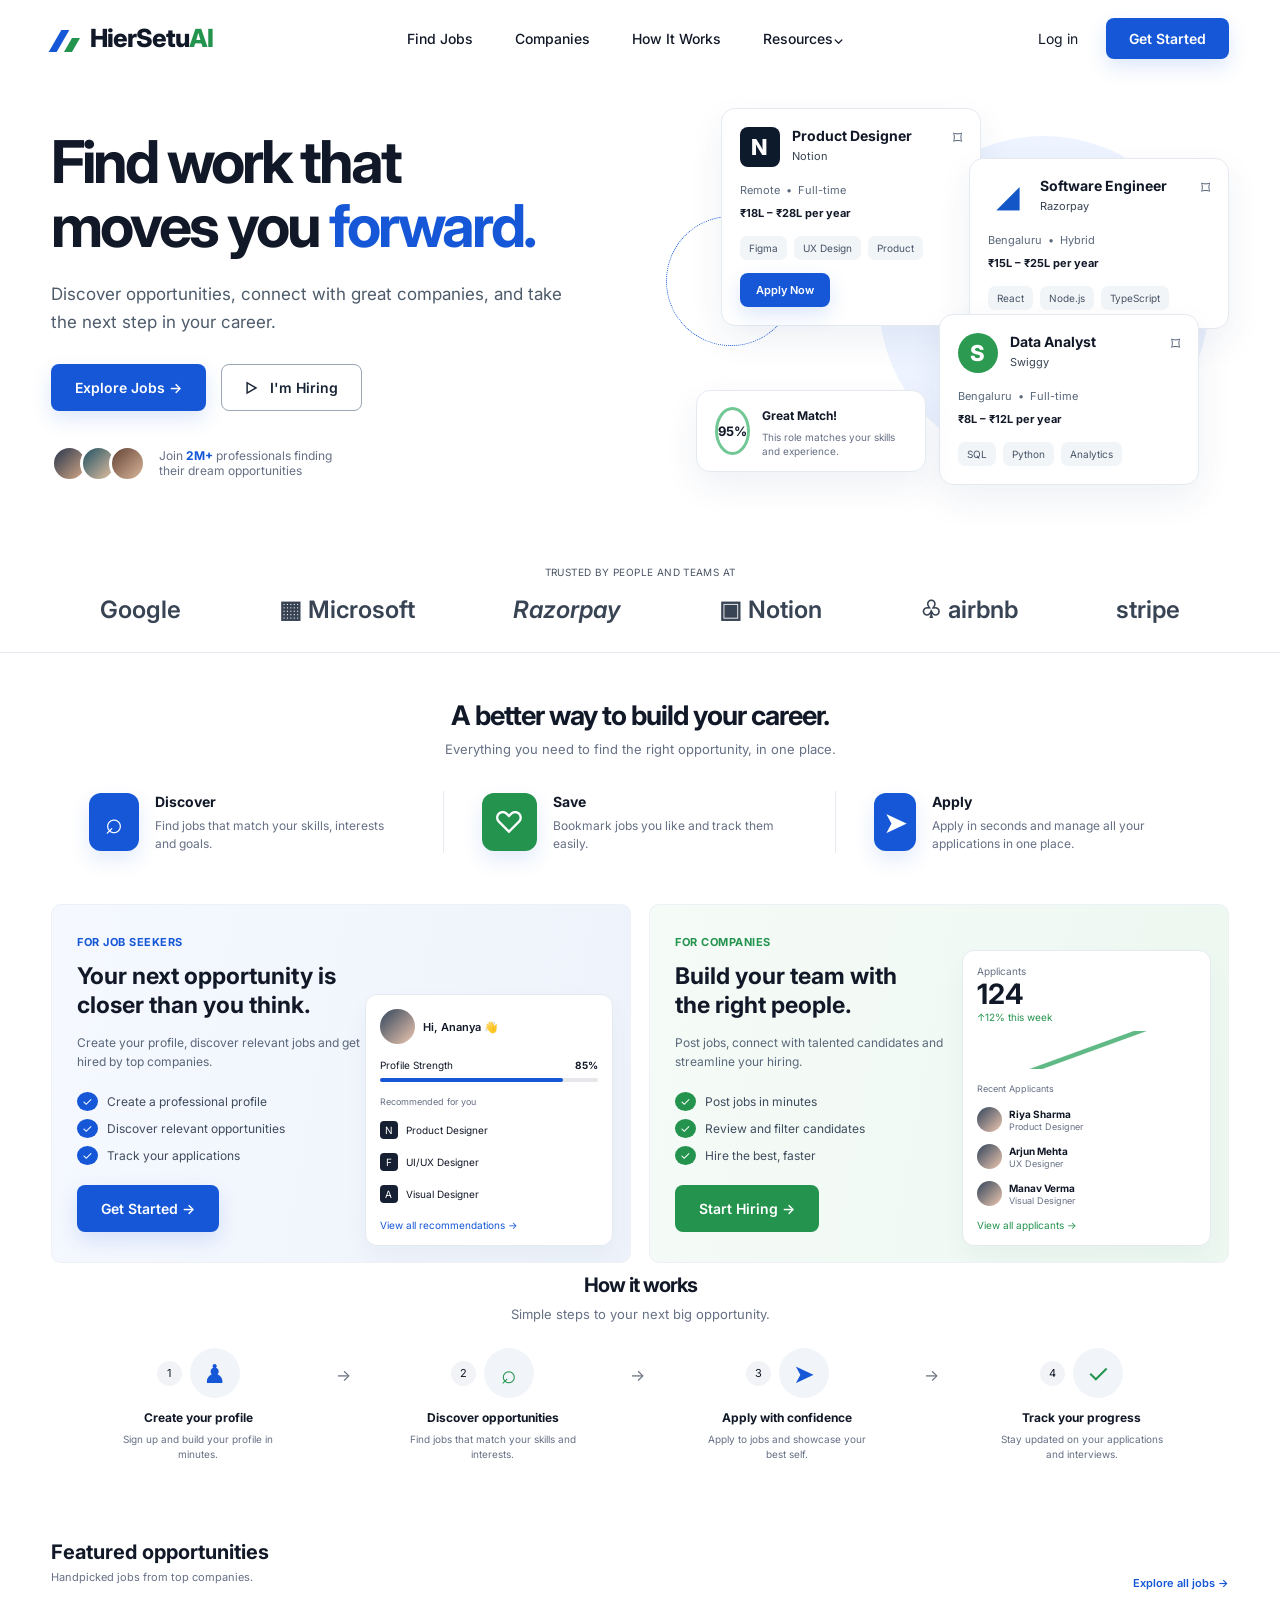
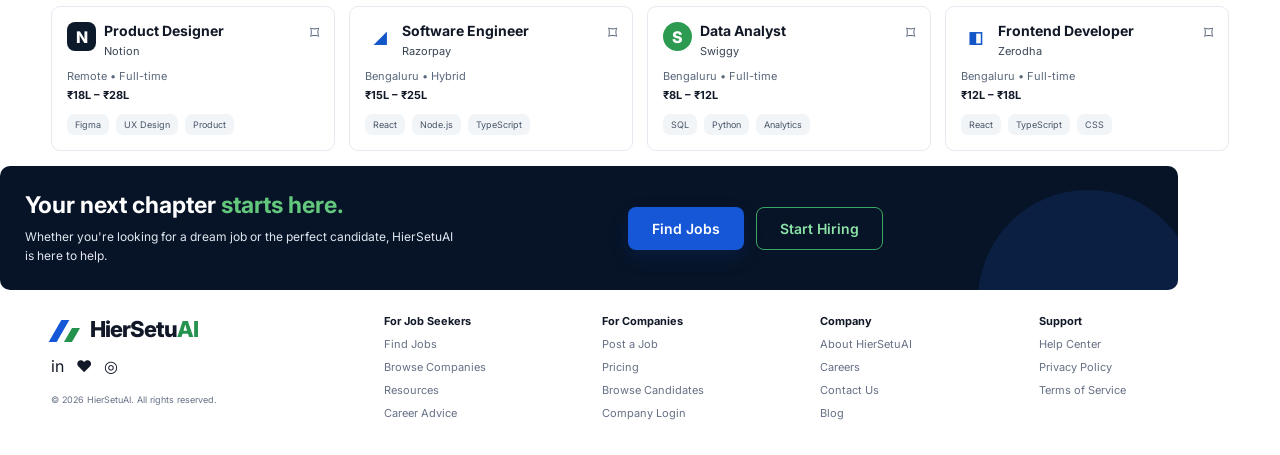
<file: app/templates/index.html>
<!DOCTYPE html>
<html lang="en">
<head>
<meta charset="UTF-8">
<meta name="viewport" content="width=device-width, initial-scale=1.0">
<title>HierSetuAI — Find Work That Moves You Forward</title>
<style>
@import url('https://fonts.googleapis.com/css2?family=Inter:wght@400;500;600;700;800&display=swap');

:root{
  --blue:#1557d6; --blue2:#0d47bd; --green:#24934e; --ink:#111827;
  --muted:#667085; --line:#e7ebf1; --paper:#fff; --soft:#f8fafc;
}
*{box-sizing:border-box}
html{scroll-behavior:smooth}
body{margin:0;font-family:Inter,Arial,sans-serif;color:var(--ink);background:#fff}
a{text-decoration:none;color:inherit}
.container{width:min(1180px,92%);margin:auto}
.btn{display:inline-flex;align-items:center;justify-content:center;gap:10px;padding:14px 23px;border-radius:8px;font-size:14px;font-weight:600;border:1px solid transparent;transition:.25s}
.btn-primary{background:var(--blue);color:#fff;box-shadow:0 8px 20px #1557d625}
.btn-primary:hover{background:var(--blue2);transform:translateY(-2px)}
.btn-outline{background:#fff;border-color:#9aa5b5;color:#182334}
.btn-green{background:var(--green);color:#fff}
.btn-dark{background:#0b1627;color:#fff}
.btn-green-outline{background:transparent;border-color:#39a864;color:#8be3a8}
.small{font-size:12px;color:var(--muted)}

nav{height:76px;display:flex;align-items:center;justify-content:space-between}
.brand{display:flex;align-items:center;gap:10px;font-weight:800;font-size:25px;letter-spacing:-1px}
.brand-mark{width:29px;height:29px;position:relative}
.brand-mark:before,.brand-mark:after{content:"";position:absolute;transform:skew(-30deg)}
.brand-mark:before{width:8px;height:22px;background:var(--blue);left:4px;bottom:1px}
.brand-mark:after{width:8px;height:14px;background:var(--green);right:4px;bottom:1px}
.brand .ai{color:var(--green)}
.nav-links{display:flex;gap:42px;font-size:14px;font-weight:500}
.nav-actions{display:flex;align-items:center;gap:28px;font-size:14px}
.nav-actions .btn{padding:11px 22px}

.hero{min-height:460px;display:grid;grid-template-columns:1.02fr 1fr;gap:40px;align-items:center;position:relative}
.hero h1{font-size:59px;line-height:1.08;letter-spacing:-3px;margin:0 0 22px;max-width:620px}
.hero h1 span{color:var(--blue)}
.hero p{font-size:17px;line-height:1.65;color:#4d5b6b;max-width:520px;margin-bottom:28px}
.hero-buttons{display:flex;gap:15px}
.people{display:flex;align-items:center;gap:13px;margin-top:34px}
.avatars{display:flex}.avatar{width:37px;height:37px;border-radius:50%;border:3px solid white;margin-left:-8px;background:linear-gradient(135deg,#27364c,#d6a987)}
.avatar:first-child{margin-left:0}.avatar:nth-child(2){background:linear-gradient(135deg,#1e5163,#e7c2a2)}.avatar:nth-child(3){background:linear-gradient(135deg,#644235,#d9b79b)}
.people strong{color:var(--blue)}

.hero-art{height:420px;position:relative}
.orb{position:absolute;width:330px;height:330px;border-radius:50%;background:#edf3ff;right:20px;top:40px}
.curve{position:absolute;border:1px dotted var(--blue);width:130px;height:130px;border-radius:50%;left:0;top:120px}
.job-card,.match-card{position:absolute;background:#fff;border:1px solid #e5eaf1;border-radius:14px;box-shadow:0 14px 35px #1f3b6b12}
.job-card{padding:18px;width:260px}
.job-card.main{left:55px;top:12px}
.job-card.right{right:0;top:62px}
.job-card.bottom{right:30px;top:218px}
.card-head{display:flex;gap:12px;align-items:flex-start}
.company-icon{width:40px;height:40px;border-radius:8px;background:#0d1a2c;color:white;display:grid;place-items:center;font-weight:800;font-size:22px}
.company-icon.blue{background:white;color:#1356c7;font-size:28px}.company-icon.green{background:#2c9b51;border-radius:50%}
.card-title{font-size:14px;font-weight:700}.company{font-size:11px;margin-top:5px;color:#384454}
.bookmark{margin-left:auto;color:#59677a;font-size:18px}
.meta{font-size:11px;color:#59677a;margin:16px 0 9px}.salary{font-size:11px;font-weight:700}
.tags{display:flex;gap:7px;margin-top:16px;flex-wrap:wrap}.tag{background:#f2f5f8;padding:6px 9px;border-radius:7px;font-size:10px;color:#475467}
.job-card .apply{margin-top:13px;padding:9px 15px;font-size:11px}
.match-card{left:30px;bottom:44px;padding:13px 18px;width:230px;display:flex;align-items:center;gap:12px}
.circle95{width:48px;height:48px;border-radius:50%;border:3px solid #72c895;display:grid;place-items:center;font-size:13px;font-weight:700}.match-card b{font-size:12px}.match-card span{font-size:10px;color:#667085;display:block;margin-top:6px;line-height:1.4}

.trusted{border-bottom:1px solid var(--line);padding:20px 0 28px;text-align:center}
.trusted p{font-size:10px;color:#4b5565;letter-spacing:.4px}
.logos{display:flex;justify-content:space-around;align-items:center;margin-top:17px;font-size:24px;font-weight:600;color:#384454}.logos span:nth-child(3){font-style:italic}

.section{padding:46px 0}.section-title{text-align:center;font-size:27px;letter-spacing:-1px;margin:0}.section-sub{text-align:center;color:#667085;font-size:13px;margin-top:9px}
.features{display:grid;grid-template-columns:repeat(3,1fr);margin-top:34px}
.feature{display:flex;align-items:center;gap:16px;padding:0 38px;border-right:1px solid var(--line)}.feature:last-child{border:0}
.iconbox{width:58px;height:58px;border-radius:12px;background:var(--blue);display:grid;place-items:center;color:white;font-size:30px;box-shadow:0 9px 20px #1557d620}.iconbox.green{background:var(--green)}
.feature b{font-size:14px}.feature p{font-size:12px;line-height:1.5;color:#667085;margin:6px 0 0}

.dual{display:grid;grid-template-columns:1fr 1fr;gap:18px;margin-top:5px}
.panel{min-height:315px;border-radius:10px;padding:30px 25px;position:relative;overflow:hidden;border:1px solid #edf0f4}
.panel.left{background:linear-gradient(100deg,#f5f8ff,#eef3fb)}.panel.right{background:linear-gradient(100deg,#f5fbf7,#edf8f1)}
.label{font-size:11px;font-weight:700;letter-spacing:.5px;color:var(--blue)}.right .label{color:var(--green)}
.panel h3{font-size:23px;line-height:1.25;max-width:260px;margin:13px 0}.panel p{font-size:12px;line-height:1.65;color:#59677a;max-width:300px}
.checks{display:grid;gap:12px;margin:22px 0}.check{font-size:12px;color:#3f4c5e}.check:before{content:"✓";background:var(--blue);color:#fff;border-radius:50%;padding:2px 5px;margin-right:9px}.right .check:before{background:var(--green)}
.mini-dashboard{position:absolute;right:17px;bottom:16px;width:43%;min-width:210px;background:#fff;border:1px solid #e5eaf1;border-radius:12px;padding:14px;box-shadow:0 12px 25px #1e3a5f0b}
.mini-head{display:flex;align-items:center;gap:8px;font-size:11px;font-weight:600}.mini-avatar{width:35px;height:35px;border-radius:50%;background:linear-gradient(135deg,#31445b,#efc8b1)}.progress-row{display:flex;justify-content:space-between;font-size:10px;margin:15px 0 7px}.progress{height:4px;background:#e5e7eb;border-radius:9px}.progress i{display:block;width:84%;height:100%;background:var(--blue);border-radius:9px}
.reco{font-size:9px;color:#667085;margin:14px 0 7px}.mini-job{font-size:10px;padding:7px 0;display:flex;gap:8px;align-items:center}.mini-job i{width:18px;height:18px;border-radius:4px;background:#172033;color:#fff;font-style:normal;display:grid;place-items:center}
.applicants{font-size:28px;font-weight:700}.up{font-size:10px;color:var(--green)}.chart{height:38px;margin:8px 0;background:linear-gradient(160deg,transparent 48%,#38a867 49%,#38a867 52%,transparent 53%);opacity:.8}
.app-row{display:flex;align-items:center;gap:7px;font-size:10px;padding:6px 0}.app-row .mini-avatar{width:25px;height:25px}.app-row span{color:#667085;font-size:9px}

.how{text-align:center;padding-top:10px}.steps{display:grid;grid-template-columns:repeat(4,1fr);margin-top:26px}.step{position:relative}.step:not(:last-child):after{content:"→";position:absolute;right:-5px;top:17px;color:#6b7280}.stepnum{display:flex;justify-content:center;align-items:center;gap:8px}.num{width:25px;height:25px;border-radius:50%;background:#f1f3f6;display:grid;place-items:center;font-size:11px}.stepicon{width:50px;height:50px;border-radius:50%;background:#f1f5f9;display:grid;place-items:center;font-size:26px;color:var(--blue)}.step:nth-child(2) .stepicon,.step:nth-child(4) .stepicon{color:var(--green)}
.step b{display:block;font-size:12px;margin-top:12px}.step p{font-size:10px;color:#667085;line-height:1.5;margin:7px auto;max-width:180px}

.jobs-head{display:flex;justify-content:space-between;align-items:end;margin-top:25px}.jobs-head h2{font-size:20px;margin:0}.jobs-head p{font-size:11px;color:#667085;margin:6px 0}.jobs-head a{font-size:11px;color:var(--blue);font-weight:600}
.job-grid{display:grid;grid-template-columns:repeat(4,1fr);gap:14px;margin-top:16px}.featured{padding:15px;border:1px solid #e5eaf1;border-radius:9px}.featured .card-head{gap:8px}.featured .company-icon{width:29px;height:29px;font-size:16px}.featured .meta{margin:11px 0 5px}.featured .tags{margin-top:12px}.featured .tag{font-size:9px;padding:5px 8px}

.cta{margin:15px 0 0;background:#071326;color:white;border-radius:10px;min-height:115px;padding:25px;display:flex;align-items:center;position:relative;overflow:hidden}.cta:after{content:"";position:absolute;width:220px;height:220px;border-radius:50%;background:#163d84;opacity:.3;right:-20px;bottom:-120px}.cta h2{font-size:23px;margin:0 0 8px}.cta h2 span{color:#63c77d}.cta p{font-size:12px;color:#e1e7f0;margin:0;max-width:430px;line-height:1.6}.cta-actions{display:flex;gap:12px;margin-left:auto;margin-right:270px;z-index:1}.cta .btn{padding:12px 23px}

footer{padding:24px 0 35px;display:grid;grid-template-columns:1.6fr repeat(4,1fr);gap:28px;font-size:11px}.footer-brand .brand{font-size:22px}.social{display:flex;gap:16px;font-size:16px;margin-top:13px}.copy{font-size:9px;color:#667085;margin-top:18px}.foot-col b{font-size:11px}.foot-col a{display:block;color:#667085;margin-top:9px}

@media(max-width:900px){
 .nav-links{display:none}.hero{grid-template-columns:1fr}.hero-art{height:370px}.hero h1{font-size:46px}.dual{grid-template-columns:1fr}.job-grid{grid-template-columns:repeat(2,1fr)}.features{grid-template-columns:1fr}.feature{border-right:0;border-bottom:1px solid var(--line);padding:16px}.logos{flex-wrap:wrap;gap:18px;font-size:18px}.cta-actions{margin-right:0}.cta{flex-wrap:wrap}.cta-actions{margin-left:0}
}
@media(max-width:600px){
 nav{height:65px}.brand{font-size:20px}.nav-actions{gap:10px}.nav-actions>a{display:none}.nav-actions .btn{padding:9px 12px}
 .hero{padding-top:30px}.hero h1{font-size:38px;letter-spacing:-2px}.hero-art{transform:scale(.9);transform-origin:left top;width:110%}
 .panel{min-height:500px}.mini-dashboard{width:88%;left:6%;right:auto}.steps{grid-template-columns:1fr 1fr;gap:28px}.step:after{display:none}.job-grid{grid-template-columns:1fr}.cta h2{font-size:20px}
 footer{grid-template-columns:1fr 1fr}.footer-brand{grid-column:1/-1}.cta{padding:22px}.hero-buttons{flex-wrap:wrap}
}
</style>
</head>
<body>

<header class="container">
  <nav>
    <a class="brand" href="/"><span class="brand-mark"></span><span>HierSetu<span class="ai">AI</span></span></a>
    <div class="nav-links"><a href="#jobs">Find Jobs</a><a href="#companies">Companies</a><a href="#how">How It Works</a><a href="#resources">Resources⌄</a></div>
    <div class="nav-actions"><a href="/auth/login">Log in</a><a class="btn btn-primary" href="/auth/register-candidate">Get Started</a></div>
  </nav>
</header>

<main>
<section class="container hero">
  <div>
    <h1>Find work that<br>moves you <span>forward.</span></h1>
    <p>Discover opportunities, connect with great companies, and take the next step in your career.</p>
    <div class="hero-buttons"><a class="btn btn-primary" href="/auth/register-candidate">Explore Jobs →</a><a class="btn btn-outline" href="/auth/register-company">▷ &nbsp; I'm Hiring</a></div>
    <div class="people"><div class="avatars"><div class="avatar"></div><div class="avatar"></div><div class="avatar"></div></div><div class="small">Join <strong>2M+</strong> professionals finding<br>their dream opportunities</div></div>
  </div>

  <div class="hero-art">
    <div class="orb"></div><div class="curve"></div>
    <div class="job-card main">
      <div class="card-head"><div class="company-icon">N</div><div><div class="card-title">Product Designer</div><div class="company">Notion</div></div><div class="bookmark">⌑</div></div>
      <div class="meta">Remote &nbsp;•&nbsp; Full-time</div><div class="salary">₹18L – ₹28L per year</div>
      <div class="tags"><span class="tag">Figma</span><span class="tag">UX Design</span><span class="tag">Product</span></div><a class="btn btn-primary apply">Apply Now</a>
    </div>
    <div class="job-card right">
      <div class="card-head"><div class="company-icon blue">◢</div><div><div class="card-title">Software Engineer</div><div class="company">Razorpay</div></div><div class="bookmark">⌑</div></div>
      <div class="meta">Bengaluru &nbsp;•&nbsp; Hybrid</div><div class="salary">₹15L – ₹25L per year</div>
      <div class="tags"><span class="tag">React</span><span class="tag">Node.js</span><span class="tag">TypeScript</span></div>
    </div>
    <div class="job-card bottom">
      <div class="card-head"><div class="company-icon green">S</div><div><div class="card-title">Data Analyst</div><div class="company">Swiggy</div></div><div class="bookmark">⌑</div></div>
      <div class="meta">Bengaluru &nbsp;•&nbsp; Full-time</div><div class="salary">₹8L – ₹12L per year</div>
      <div class="tags"><span class="tag">SQL</span><span class="tag">Python</span><span class="tag">Analytics</span></div>
    </div>
    <div class="match-card"><div class="circle95">95%</div><div><b>Great Match!</b><span>This role matches your skills and experience.</span></div></div>
  </div>
</section>

<section class="trusted">
 <div class="container"><p>TRUSTED BY PEOPLE AND TEAMS AT</p><div class="logos"><span>Google</span><span>▦ Microsoft</span><span>Razorpay</span><span>▣ Notion</span><span>♧ airbnb</span><span>stripe</span></div></div>
</section>

<section class="container section">
 <h2 class="section-title">A better way to build your career.</h2><p class="section-sub">Everything you need to find the right opportunity, in one place.</p>
 <div class="features">
  <div class="feature"><div class="iconbox">⌕</div><div><b>Discover</b><p>Find jobs that match your skills, interests and goals.</p></div></div>
  <div class="feature"><div class="iconbox green">♡</div><div><b>Save</b><p>Bookmark jobs you like and track them easily.</p></div></div>
  <div class="feature"><div class="iconbox">➤</div><div><b>Apply</b><p>Apply in seconds and manage all your applications in one place.</p></div></div>
 </div>
</section>

<section class="container dual" id="companies">
 <div class="panel left">
   <div class="label">FOR JOB SEEKERS</div><h3>Your next opportunity is closer than you think.</h3><p>Create your profile, discover relevant jobs and get hired by top companies.</p>
   <div class="checks"><div class="check">Create a professional profile</div><div class="check">Discover relevant opportunities</div><div class="check">Track your applications</div></div>
   <a class="btn btn-primary" href="/auth/register-candidate">Get Started →</a>
   <div class="mini-dashboard">
     <div class="mini-head"><div class="mini-avatar"></div>Hi, Ananya 👋</div><div class="progress-row"><span>Profile Strength</span><b>85%</b></div><div class="progress"><i></i></div>
     <div class="reco">Recommended for you</div>
     <div class="mini-job"><i>N</i>Product Designer</div><div class="mini-job"><i>F</i>UI/UX Designer</div><div class="mini-job"><i>A</i>Visual Designer</div>
     <div style="font-size:10px;color:#1557d6;margin-top:9px">View all recommendations →</div>
   </div>
 </div>

 <div class="panel right">
   <div class="label">FOR COMPANIES</div><h3>Build your team with the right people.</h3><p>Post jobs, connect with talented candidates and streamline your hiring.</p>
   <div class="checks"><div class="check">Post jobs in minutes</div><div class="check">Review and filter candidates</div><div class="check">Hire the best, faster</div></div>
   <a class="btn btn-green">Start Hiring →</a>
   <div class="mini-dashboard">
     <div style="font-size:10px;color:#667085">Applicants</div><div class="applicants">124</div><div class="up">↑12% this week</div><div class="chart"></div><div class="reco">Recent Applicants</div>
     <div class="app-row"><div class="mini-avatar"></div><div><b>Riya Sharma</b><br><span>Product Designer</span></div></div>
     <div class="app-row"><div class="mini-avatar"></div><div><b>Arjun Mehta</b><br><span>UX Designer</span></div></div>
     <div class="app-row"><div class="mini-avatar"></div><div><b>Manav Verma</b><br><span>Visual Designer</span></div></div>
     <div style="font-size:10px;color:#24934e;margin-top:7px">View all applicants →</div>
   </div>
 </div>
</section>

<section class="container section how" id="how">
 <h2 class="section-title" style="font-size:20px">How it works</h2><p class="section-sub">Simple steps to your next big opportunity.</p>
 <div class="steps">
   <div class="step"><div class="stepnum"><span class="num">1</span><span class="stepicon">♟</span></div><b>Create your profile</b><p>Sign up and build your profile in minutes.</p></div>
   <div class="step"><div class="stepnum"><span class="num">2</span><span class="stepicon">⌕</span></div><b>Discover opportunities</b><p>Find jobs that match your skills and interests.</p></div>
   <div class="step"><div class="stepnum"><span class="num">3</span><span class="stepicon">➤</span></div><b>Apply with confidence</b><p>Apply to jobs and showcase your best self.</p></div>
   <div class="step"><div class="stepnum"><span class="num">4</span><span class="stepicon">✓</span></div><b>Track your progress</b><p>Stay updated on your applications and interviews.</p></div>
 </div>
</section>

<section class="container" id="jobs">
 <div class="jobs-head"><div><h2>Featured opportunities</h2><p>Handpicked jobs from top companies.</p></div><a href="#">Explore all jobs →</a></div>
 <div class="job-grid">
  <div class="featured"><div class="card-head"><div class="company-icon">N</div><div><div class="card-title">Product Designer</div><div class="company">Notion</div></div><div class="bookmark">⌑</div></div><div class="meta">Remote • Full-time</div><div class="salary">₹18L – ₹28L</div><div class="tags"><span class="tag">Figma</span><span class="tag">UX Design</span><span class="tag">Product</span></div></div>
  <div class="featured"><div class="card-head"><div class="company-icon blue">◢</div><div><div class="card-title">Software Engineer</div><div class="company">Razorpay</div></div><div class="bookmark">⌑</div></div><div class="meta">Bengaluru • Hybrid</div><div class="salary">₹15L – ₹25L</div><div class="tags"><span class="tag">React</span><span class="tag">Node.js</span><span class="tag">TypeScript</span></div></div>
  <div class="featured"><div class="card-head"><div class="company-icon green">S</div><div><div class="card-title">Data Analyst</div><div class="company">Swiggy</div></div><div class="bookmark">⌑</div></div><div class="meta">Bengaluru • Full-time</div><div class="salary">₹8L – ₹12L</div><div class="tags"><span class="tag">SQL</span><span class="tag">Python</span><span class="tag">Analytics</span></div></div>
  <div class="featured"><div class="card-head"><div class="company-icon blue">◧</div><div><div class="card-title">Frontend Developer</div><div class="company">Zerodha</div></div><div class="bookmark">⌑</div></div><div class="meta">Bengaluru • Full-time</div><div class="salary">₹12L – ₹18L</div><div class="tags"><span class="tag">React</span><span class="tag">TypeScript</span><span class="tag">CSS</span></div></div>
 </div>
</section>

<section class="container cta">
 <div><h2>Your next chapter <span>starts here.</span></h2><p>Whether you're looking for a dream job or the perfect candidate, HierSetuAI is here to help.</p></div>
 <div class="cta-actions"><a class="btn btn-primary">Find Jobs</a><a class="btn btn-green-outline">Start Hiring</a></div>
</section>
</main>

<footer class="container" id="resources">
 <div class="footer-brand"><div class="brand"><span class="brand-mark"></span><span>HierSetu<span class="ai">AI</span></span></div><div class="social">in &nbsp; ♥ &nbsp; ◎</div><div class="copy">© 2026 HierSetuAI. All rights reserved.</div></div>
 <div class="foot-col"><b>For Job Seekers</b><a>Find Jobs</a><a>Browse Companies</a><a>Resources</a><a>Career Advice</a></div>
 <div class="foot-col"><b>For Companies</b><a>Post a Job</a><a>Pricing</a><a>Browse Candidates</a><a>Company Login</a></div>
 <div class="foot-col"><b>Company</b><a>About HierSetuAI</a><a>Careers</a><a>Contact Us</a><a>Blog</a></div>
 <div class="foot-col"><b>Support</b><a>Help Center</a><a>Privacy Policy</a><a>Terms of Service</a></div>
</footer>
</body>
</html>
</file>
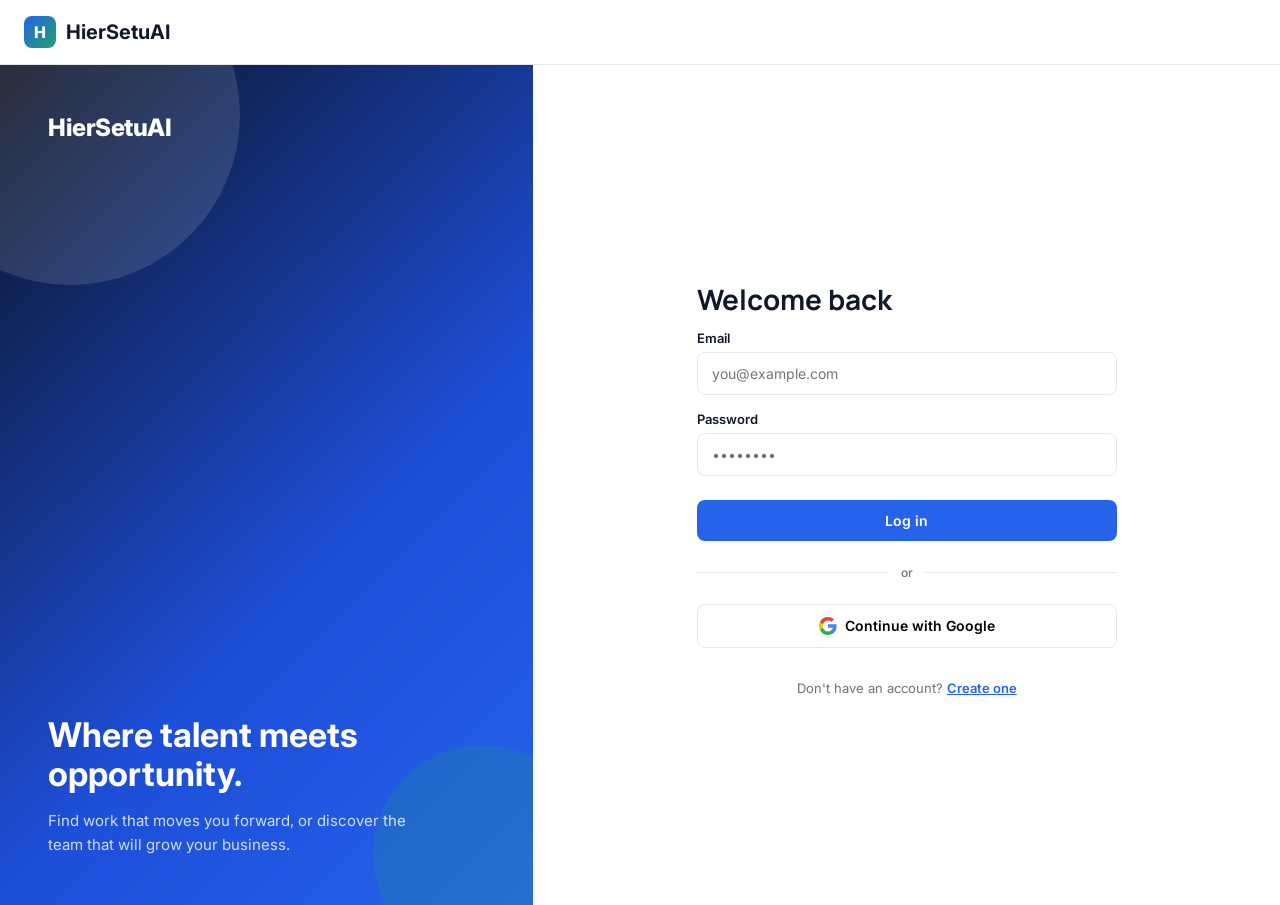
<file: app/templates/auth/login.html>
<!DOCTYPE html>
<html lang="en">
<head>
<meta charset="UTF-8" />
<meta name="viewport" content="width=device-width, initial-scale=1.0" />
<title>Log in — HierSetuAI</title>
<link rel="preconnect" href="https://fonts.googleapis.com">
<link href="https://fonts.googleapis.com/css2?family=Inter:wght@300;400;500;600;700&family=Manrope:wght@400;500;600;700;800&display=swap" rel="stylesheet">
<style>
  :root {
    --primary-blue: #2563EB;
    --dark-blue: #1D4ED8;
    --success-green: #22A06B;
    --dark-green: #15803D;
    --dark-navy: #0B1220;
    --primary-text: #111827;
    --secondary-text: #6B7280;
    --border-color: #E5E7EB;
    --bg-light: #F7F8FA;
    --bg-white: #FFFFFF;
  }
  * { box-sizing: border-box; }
  
  body {
    font-family: 'Inter', -apple-system, BlinkMacSystemFont, sans-serif;
    color: var(--primary-text);
    background: var(--bg-white);
    margin: 0;
    min-height: 100vh;
  }

  h1, h2, h3 { font-family: 'Manrope', sans-serif; font-weight: 700; }

  .layout {
    min-height: calc(100vh - 60px);
    display: grid;
    grid-template-columns: 5fr 7fr;
  }

  .brand-panel {
    position: relative;
    overflow: hidden;
    display: flex;
    flex-direction: column;
    justify-content: space-between;
    padding: 48px;
    color: white;
    background: linear-gradient(135deg, var(--dark-navy), var(--dark-blue) 60%, var(--primary-blue));
  }

  .hero-shape {
    position: absolute;
    border-radius: 9999px;
  }

  .shape-1 {
    width: 340px;
    height: 340px;
    background: white;
    opacity: 0.12;
    top: -120px;
    left: -100px;
  }

  .shape-2 {
    width: 220px;
    height: 220px;
    background: var(--success-green);
    opacity: 0.2;
    bottom: -60px;
    right: -60px;
  }

  .brand-logo {
    position: relative;
    z-index: 2;
    font-weight: 800;
    font-size: 24px;
    letter-spacing: -0.02em;
  }

  .brand-copy {
    position: relative;
    z-index: 2;
    max-width: 360px;
  }

  .brand-headline {
    font-weight: 700;
    font-size: 34px;
    line-height: 1.15;
    margin: 0 0 16px;
  }

  .brand-sub {
    color: rgba(255, 255, 255, 0.8);
    font-size: 15px;
    line-height: 1.6;
    margin: 0;
  }

  .form-panel {
    display: flex;
    align-items: center;
    justify-content: center;
    padding: 40px 24px;
  }

  .form-wrap {
    width: 100%;
    max-width: 420px;
  }

  .mobile-brand {
    display: none;
    text-align: center;
    margin-bottom: 32px;
    font-weight: 800;
    font-size: 20px;
    color: var(--primary-blue);
  }

  .form-title {
    font-size: 28px;
    font-weight: 700;
    margin-bottom: 12px;
  }

  .form-subtitle {
    font-size: 14px;
    color: var(--secondary-text);
    margin-bottom: 32px;
  }

  form {
    display: flex;
    flex-direction: column;
    gap: 16px;
  }

  .form-group {
    display: flex;
    flex-direction: column;
    gap: 6px;
  }

  label {
    font-size: 13px;
    font-weight: 600;
  }

  .field {
    width: 100%;
    border: 1px solid var(--border-color);
    border-radius: 8px;
    padding: 12px 14px;
    font-size: 14px;
    background: white;
    font-family: inherit;
  }

  .field:focus {
    outline: none;
    border-color: var(--primary-blue);
    box-shadow: 0 0 0 3px rgba(37, 99, 235, 0.1);
  }

  .form-error {
    display: none;
    font-size: 13px;
    color: #DC2626;
    font-weight: 500;
  }

  .form-error.show {
    display: block;
  }

  .btn-primary {
    background: var(--primary-blue);
    color: white;
    font-weight: 600;
    border: none;
    border-radius: 8px;
    padding: 12px 0;
    font-size: 14px;
    cursor: pointer;
    font-family: inherit;
    margin-top: 8px;
  }

  .btn-primary:hover {
    background: var(--dark-blue);
  }

  .divider {
    display: flex;
    align-items: center;
    gap: 12px;
    margin: 24px 0;
  }

  .divider .line {
    height: 1px;
    flex: 1;
    background: var(--border-color);
  }

  .divider span {
    font-size: 12px;
    color: var(--secondary-text);
    font-weight: 500;
  }

  .btn-google {
    width: 100%;
    border: 1px solid var(--border-color);
    background: white;
    border-radius: 8px;
    padding: 12px 0;
    font-weight: 600;
    font-size: 14px;
    cursor: pointer;
    font-family: inherit;
    display: flex;
    align-items: center;
    justify-content: center;
    gap: 8px;
  }

  .btn-google:hover {
    border-color: var(--primary-blue);
    background: var(--bg-light);
  }

  .switch-line {
    text-align: center;
    font-size: 13px;
    color: var(--secondary-text);
    margin-top: 32px;
  }

  .switch-line a {
    color: var(--primary-blue);
    text-decoration: underline;
    font-weight: 600;
  }

  @media (max-width: 980px) {
    .layout {
      grid-template-columns: 1fr;
    }
    .brand-panel {
      display: none;
    }
    .mobile-brand {
      display: block;
    }
  }

  @media (max-width: 768px) {
    .form-title {
      font-size: 24px;
    }
  }
</style>
</head>
<body>

<nav class="navbar" style="background: var(--bg-white); border-bottom: 1px solid var(--border-color); padding: 16px 0;">
  <div class="navbar-container" style="max-width: 1400px; margin: 0 auto; padding: 0 24px; display: flex; justify-content: space-between; align-items: center;">
    <a href="/" class="logo" style="display: flex; align-items: center; gap: 10px; text-decoration: none; font-size: 20px; font-weight: 700; color: var(--primary-text);">
      <div class="logo-icon" style="width: 32px; height: 32px; background: linear-gradient(135deg, var(--primary-blue), var(--success-green)); border-radius: 8px; display: flex; align-items: center; justify-content: center; color: white; font-weight: 800; font-size: 16px;">H</div>
      HierSetuAI
    </a>
  </div>
</nav>

<div class="layout">
  <!-- LEFT: brand panel -->
  <div class="brand-panel">
    <div class="hero-shape shape-1"></div>
    <div class="hero-shape shape-2"></div>

    <div class="brand-logo">HierSetuAI</div>

    <div class="brand-copy">
      <p class="brand-headline">Where talent meets opportunity.</p>
      <p class="brand-sub">Find work that moves you forward, or discover the team that will grow your business.</p>
    </div>
  </div>

  <!-- RIGHT: form panel -->
  <div class="form-panel">
    <div class="form-wrap">
      <div class="mobile-brand">HierSetuAI</div>

      <h1 class="form-title">Welcome back</h1>

      <form id="loginForm" method="POST" action="/auth/login" novalidate>

        <div class="form-group">
          <label for="email">Email</label>
          <input type="email" name="email" class="field" id="email" placeholder="you@example.com" required />
        </div>

        <div class="form-group">
          <label for="password">Password</label>
          <input type="password" name="password" class="field" id="password" placeholder="••••••••" required minlength="8" />
        </div>

        <p id="formError" class="form-error"></p>

        <button type="submit" class="btn-primary">Log in</button>
      </form>

      <div class="divider"><span class="line"></span><span>or</span><span class="line"></span></div>

      <button type="button" class="btn-google" onclick="continueWithGoogle()">
        <svg width="18" height="18" viewBox="0 0 18 18" aria-hidden="true">
          <path fill="#4285F4" d="M17.64 9.2c0-.64-.06-1.25-.16-1.84H9v3.48h4.84a4.14 4.14 0 0 1-1.8 2.72v2.26h2.9c1.7-1.57 2.7-3.88 2.7-6.62z"/>
          <path fill="#34A853" d="M9 18c2.43 0 4.47-.8 5.96-2.18l-2.9-2.26c-.8.54-1.83.86-3.06.86-2.35 0-4.34-1.59-5.05-3.72H.96v2.33A9 9 0 0 0 9 18z"/>
          <path fill="#FBBC05" d="M3.95 10.7A5.4 5.4 0 0 1 3.67 9c0-.59.1-1.16.28-1.7V4.97H.96A9 9 0 0 0 0 9c0 1.45.35 2.83.96 4.03l2.99-2.33z"/>
          <path fill="#EA4335" d="M9 3.58c1.32 0 2.5.45 3.44 1.35l2.58-2.58A8.98 8.98 0 0 0 9 0 9 9 0 0 0 .96 4.97l2.99 2.33C4.66 5.17 6.65 3.58 9 3.58z"/>
        </svg>
        <span>Continue with Google</span>
      </button>

      <p class="switch-line">
        Don't have an account? 
        <a href="/auth/register-candidate">Create one</a>
      </p>
    </div>
  </div>
</div>

<script>
function continueWithGoogle() {
  window.location.href = '/auth/google?role=candidate';
}
</script>
</body>
</html>
</file>
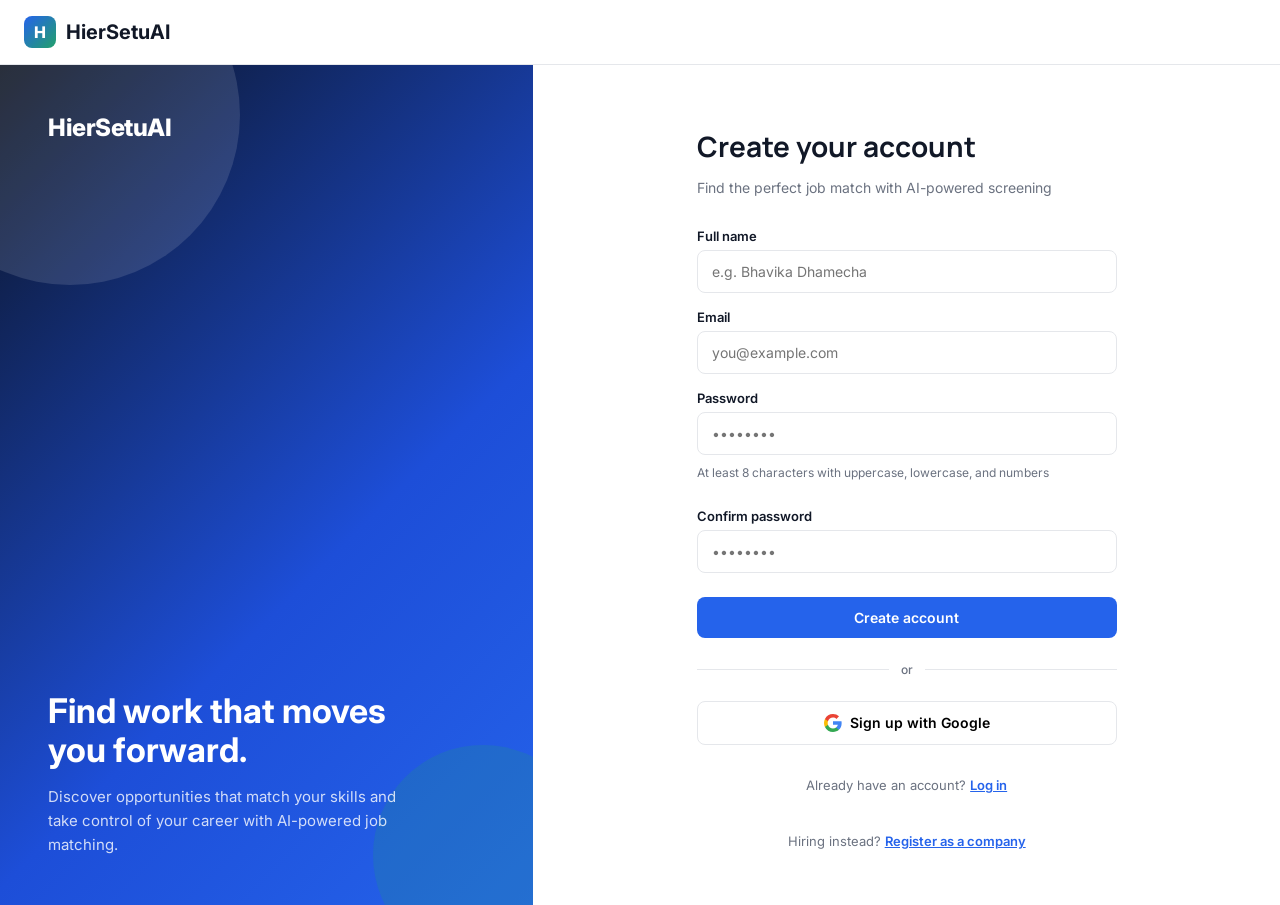
<file: app/templates/auth/register_candidate.html>
<!DOCTYPE html>
<html lang="en">
<head>
<meta charset="UTF-8" />
<meta name="viewport" content="width=device-width, initial-scale=1.0" />
<title>Sign up as Candidate — HierSetuAI</title>
<link rel="preconnect" href="https://fonts.googleapis.com">
<link href="https://fonts.googleapis.com/css2?family=Inter:wght@300;400;500;600;700&family=Manrope:wght@400;500;600;700;800&display=swap" rel="stylesheet">
<style>
  :root {
    --primary-blue: #2563EB;
    --dark-blue: #1D4ED8;
    --success-green: #22A06B;
    --dark-green: #15803D;
    --dark-navy: #0B1220;
    --primary-text: #111827;
    --secondary-text: #6B7280;
    --border-color: #E5E7EB;
    --bg-light: #F7F8FA;
    --bg-white: #FFFFFF;
  }
  * { box-sizing: border-box; }
  
  body {
    font-family: 'Inter', -apple-system, BlinkMacSystemFont, sans-serif;
    color: var(--primary-text);
    background: var(--bg-white);
    margin: 0;
    min-height: 100vh;
  }

  h1, h2, h3 { font-family: 'Manrope', sans-serif; font-weight: 700; }

  .layout {
    min-height: calc(100vh - 60px);
    display: grid;
    grid-template-columns: 5fr 7fr;
  }

  .brand-panel {
    position: relative;
    overflow: hidden;
    display: flex;
    flex-direction: column;
    justify-content: space-between;
    padding: 48px;
    color: white;
    background: linear-gradient(135deg, var(--dark-navy), var(--dark-blue) 60%, var(--primary-blue));
  }

  .hero-shape {
    position: absolute;
    border-radius: 9999px;
  }

  .shape-1 {
    width: 340px;
    height: 340px;
    background: white;
    opacity: 0.12;
    top: -120px;
    left: -100px;
  }

  .shape-2 {
    width: 220px;
    height: 220px;
    background: var(--success-green);
    opacity: 0.2;
    bottom: -60px;
    right: -60px;
  }

  .brand-logo {
    position: relative;
    z-index: 2;
    font-weight: 800;
    font-size: 24px;
    letter-spacing: -0.02em;
  }

  .brand-copy {
    position: relative;
    z-index: 2;
    max-width: 360px;
  }

  .brand-headline {
    font-weight: 700;
    font-size: 34px;
    line-height: 1.15;
    margin: 0 0 16px;
  }

  .brand-sub {
    color: rgba(255, 255, 255, 0.8);
    font-size: 15px;
    line-height: 1.6;
    margin: 0;
  }
  .brand-tags{position:relative;z-index:2;display:flex;gap:16px;flex-wrap:wrap;color:rgba(255,255,255,.7);font-size:13px;}
  .brand-tags span{display:inline-flex;align-items:center;gap:8px;}
  .dot{width:6px;height:6px;border-radius:50%;background:var(--amber-500);display:inline-block;}

  .form-panel {
    display: flex;
    align-items: center;
    justify-content: center;
    padding: 40px 24px;
    overflow-y: auto;
    max-height: calc(100vh - 60px);
  }

  .form-wrap {
    width: 100%;
    max-width: 420px;
  }

  .mobile-brand {
    display: none;
    text-align: center;
    margin-bottom: 32px;
    font-weight: 800;
    font-size: 20px;
    color: var(--primary-blue);
  }

  .form-title {
    font-size: 28px;
    font-weight: 700;
    margin-bottom: 12px;
  }

  .form-subtitle {
    font-size: 14px;
    color: var(--secondary-text);
    margin-bottom: 32px;
  }

  form {
    display: flex;
    flex-direction: column;
    gap: 16px;
  }

  .form-group {
    display: flex;
    flex-direction: column;
    gap: 6px;
  }

  label {
    font-size: 13px;
    font-weight: 600;
  }

  .field {
    width: 100%;
    border: 1px solid var(--border-color);
    border-radius: 8px;
    padding: 12px 14px;
    font-size: 14px;
    background: white;
    font-family: inherit;
  }

  .field:focus {
    outline: none;
    border-color: var(--primary-blue);
    box-shadow: 0 0 0 3px rgba(37, 99, 235, 0.1);
  }

  .form-error {
    display: none;
    font-size: 13px;
    color: #DC2626;
    font-weight: 500;
  }

  .form-error.show {
    display: block;
  }

  .form-helper {
    font-size: 12px;
    color: var(--secondary-text);
    margin-top: 4px;
  }

  .btn-primary {
    background: var(--primary-blue);
    color: white;
    font-weight: 600;
    border: none;
    border-radius: 8px;
    padding: 12px 0;
    font-size: 14px;
    cursor: pointer;
    font-family: inherit;
    margin-top: 8px;
  }

  .btn-primary:hover {
    background: var(--dark-blue);
  }

  .divider {
    display: flex;
    align-items: center;
    gap: 12px;
    margin: 24px 0;
  }

  .divider .line {
    height: 1px;
    flex: 1;
    background: var(--border-color);
  }

  .divider span {
    font-size: 12px;
    color: var(--secondary-text);
    font-weight: 500;
  }

  .btn-google {
    width: 100%;
    border: 1px solid var(--border-color);
    background: white;
    border-radius: 8px;
    padding: 12px 0;
    font-weight: 600;
    font-size: 14px;
    cursor: pointer;
    font-family: inherit;
    display: flex;
    align-items: center;
    justify-content: center;
    gap: 8px;
  }

  .btn-google:hover {
    border-color: var(--primary-blue);
    background: var(--bg-light);
  }

  .switch-line {
    text-align: center;
    font-size: 13px;
    color: var(--secondary-text);
    margin-top: 32px;
  }

  .switch-line a {
    color: var(--primary-blue);
    text-decoration: underline;
    font-weight: 600;
  }

  @media (max-width: 980px) {
    .layout {
      grid-template-columns: 1fr;
    }
    .brand-panel {
      display: none;
    }
    .mobile-brand {
      display: block;
    }
  }

  @media (max-width: 768px) {
    .form-title {
      font-size: 24px;
    }
  }
</style>
</head>
<body>

<nav class="navbar" style="background: var(--bg-white); border-bottom: 1px solid var(--border-color); padding: 16px 0;">
  <div class="navbar-container" style="max-width: 1400px; margin: 0 auto; padding: 0 24px; display: flex; justify-content: space-between; align-items: center;">
    <a href="/" class="logo" style="display: flex; align-items: center; gap: 10px; text-decoration: none; font-size: 20px; font-weight: 700; color: var(--primary-text);">
      <div class="logo-icon" style="width: 32px; height: 32px; background: linear-gradient(135deg, var(--primary-blue), var(--success-green)); border-radius: 8px; display: flex; align-items: center; justify-content: center; color: white; font-weight: 800; font-size: 16px;">H</div>
      HierSetuAI
    </a>
  </div>
</nav>

<div class="layout">
  <!-- LEFT: brand panel -->
  <div class="brand-panel">
    <div class="hero-shape shape-1"></div>
    <div class="hero-shape shape-2"></div>

    <div class="brand-logo">HierSetuAI</div>

    <div class="brand-copy">
      <p class="brand-headline">Find work that moves you forward.</p>
      <p class="brand-sub">Discover opportunities that match your skills and take control of your career with AI-powered job matching.</p>
    </div>
  </div>

  <!-- RIGHT: form panel -->
  <div class="form-panel">
    <div class="form-wrap">
      <div class="mobile-brand">HierSetuAI</div>

      <h1 class="form-title">Create your account</h1>
      <p class="form-subtitle">Find the perfect job match with AI-powered screening</p>

      <form id="registerForm" method="POST" action="/auth/register" novalidate>
        <input type="hidden" name="role" value="candidate" />

        <div class="form-group">
          <label for="name">Full name</label>
          <input type="text" name="name" class="field" id="name" placeholder="e.g. Bhavika Dhamecha" required />
        </div>

        <div class="form-group">
          <label for="email">Email</label>
          <input type="email" name="email" class="field" id="email" placeholder="you@example.com" required />
        </div>

        <div class="form-group">
          <label for="password">Password</label>
          <input type="password" name="password" class="field" id="password" placeholder="••••••••" required minlength="8" />
          <p class="form-helper">At least 8 characters with uppercase, lowercase, and numbers</p>
        </div>

        <div class="form-group">
          <label for="confirmPassword">Confirm password</label>
          <input type="password" name="confirmPassword" class="field" id="confirmPassword" placeholder="••••••••" required minlength="8" />
        </div>

        <p id="formError" class="form-error"></p>

        <button type="submit" class="btn-primary">Create account</button>
      </form>

      <div class="divider"><span class="line"></span><span>or</span><span class="line"></span></div>

      <button type="button" class="btn-google" onclick="continueWithGoogle()">
        <svg width="18" height="18" viewBox="0 0 18 18" aria-hidden="true">
          <path fill="#4285F4" d="M17.64 9.2c0-.64-.06-1.25-.16-1.84H9v3.48h4.84a4.14 4.14 0 0 1-1.8 2.72v2.26h2.9c1.7-1.57 2.7-3.88 2.7-6.62z"/>
          <path fill="#34A853" d="M9 18c2.43 0 4.47-.8 5.96-2.18l-2.9-2.26c-.8.54-1.83.86-3.06.86-2.35 0-4.34-1.59-5.05-3.72H.96v2.33A9 9 0 0 0 9 18z"/>
          <path fill="#FBBC05" d="M3.95 10.7A5.4 5.4 0 0 1 3.67 9c0-.59.1-1.16.28-1.7V4.97H.96A9 9 0 0 0 0 9c0 1.45.35 2.83.96 4.03l2.99-2.33z"/>
          <path fill="#EA4335" d="M9 3.58c1.32 0 2.5.45 3.44 1.35l2.58-2.58A8.98 8.98 0 0 0 9 0 9 9 0 0 0 .96 4.97l2.99 2.33C4.66 5.17 6.65 3.58 9 3.58z"/>
        </svg>
        <span>Sign up with Google</span>
      </button>

      <p class="switch-line">
        Already have an account? 
        <a href="/auth/login">Log in</a>
      </p>

      <p class="switch-line" style="margin-top:20px; padding-top:20px; border-top:1px solid var(--line);">
        Hiring instead? <a href="/auth/register-company">Register as a company</a>
      </p>
    </div>
  </div>
</div>

<script>
function continueWithGoogle() {
  // Redirect to Google OAuth endpoint for candidate
  window.location.href = '/auth/google?role=candidate';
}
</script>
</body>
</html>
</file>
